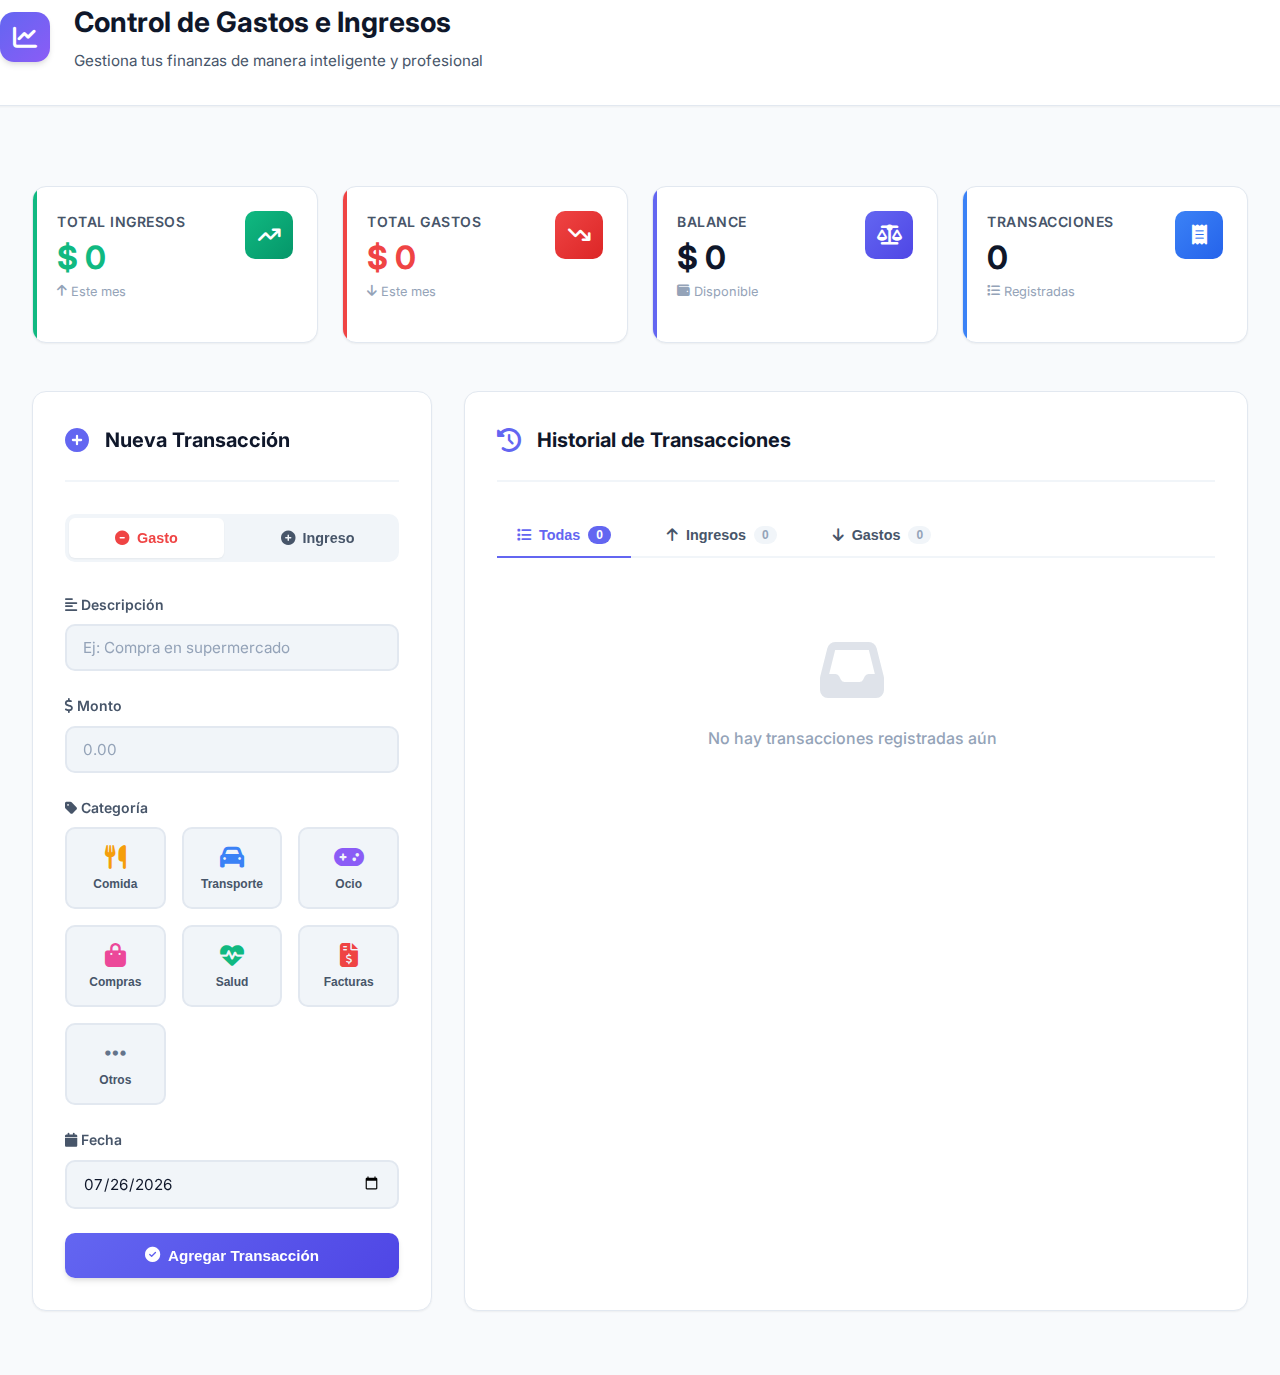
<file: control-gastos-demostracion/index.html>
<!DOCTYPE html>
<html lang="es">

<head>
    <meta charset="UTF-8">
    <meta name="viewport" content="width=device-width, initial-scale=1.0">
    <meta name="description"
        content="Aplicación profesional para el control y gestión de gastos e ingresos personales con estadísticas en tiempo real">
    <title>Control de Gastos e Ingresos - Gestiona tus Finanzas</title>

    <!-- Font Awesome -->
    <link rel="stylesheet" href="https://cdnjs.cloudflare.com/ajax/libs/font-awesome/6.4.0/css/all.min.css">

    <!-- Custom Styles -->
    <link rel="stylesheet" href="style.css">
</head>

<body>
    <!-- Header -->
    <header class="header">
        <div class="header-content">
            <div class="header-title">
                <div class="header-icon">
                    <i class="fas fa-chart-line"></i>
                </div>
                <div class="header-text">
                    <h1>Control de Gastos e Ingresos</h1>
                    <p>Gestiona tus finanzas de manera inteligente y profesional</p>
                </div>
            </div>
        </div>
    </header>

    <div class="container">
        <!-- Dashboard Stats -->
        <section class="dashboard">
            <div class="stat-card income">
                <div class="stat-header">
                    <div>
                        <div class="stat-label">Total Ingresos</div>
                        <div class="stat-value" id="total-income">$0</div>
                        <div class="stat-subtext">
                            <i class="fas fa-arrow-up"></i>
                            <span>Este mes</span>
                        </div>
                    </div>
                    <div class="stat-icon">
                        <i class="fas fa-arrow-trend-up"></i>
                    </div>
                </div>
            </div>

            <div class="stat-card expense">
                <div class="stat-header">
                    <div>
                        <div class="stat-label">Total Gastos</div>
                        <div class="stat-value" id="total-expense">$0</div>
                        <div class="stat-subtext">
                            <i class="fas fa-arrow-down"></i>
                            <span>Este mes</span>
                        </div>
                    </div>
                    <div class="stat-icon">
                        <i class="fas fa-arrow-trend-down"></i>
                    </div>
                </div>
            </div>

            <div class="stat-card balance">
                <div class="stat-header">
                    <div>
                        <div class="stat-label">Balance</div>
                        <div class="stat-value" id="balance">$0</div>
                        <div class="stat-subtext">
                            <i class="fas fa-wallet"></i>
                            <span>Disponible</span>
                        </div>
                    </div>
                    <div class="stat-icon">
                        <i class="fas fa-scale-balanced"></i>
                    </div>
                </div>
            </div>

            <div class="stat-card transactions">
                <div class="stat-header">
                    <div>
                        <div class="stat-label">Transacciones</div>
                        <div class="stat-value" id="total-transactions">0</div>
                        <div class="stat-subtext">
                            <i class="fas fa-list"></i>
                            <span>Registradas</span>
                        </div>
                    </div>
                    <div class="stat-icon">
                        <i class="fas fa-receipt"></i>
                    </div>
                </div>
            </div>
        </section>

        <!-- Main Content -->
        <div class="main-content">
            <!-- Add Transaction Form -->
            <section class="form-section">
                <div class="section-header">
                    <i class="fas fa-plus-circle"></i>
                    <h2>Nueva Transacción</h2>
                </div>

                <!-- Transaction Type Toggle -->
                <div class="transaction-type">
                    <button type="button" class="type-btn expense active" data-type="expense">
                        <i class="fas fa-minus-circle"></i>
                        Gasto
                    </button>
                    <button type="button" class="type-btn income" data-type="income">
                        <i class="fas fa-plus-circle"></i>
                        Ingreso
                    </button>
                </div>

                <form id="transaction-form">
                    <div class="form-group">
                        <label for="description">
                            <i class="fas fa-align-left"></i> Descripción
                        </label>
                        <input type="text" id="description" placeholder="Ej: Compra en supermercado" required
                            autocomplete="off">
                    </div>

                    <div class="form-group">
                        <label for="amount">
                            <i class="fas fa-dollar-sign"></i> Monto
                        </label>
                        <input type="number" id="amount" placeholder="0.00" step="0.01" min="0" required>
                    </div>

                    <div class="form-group">
                        <label>
                            <i class="fas fa-tag"></i> Categoría
                        </label>
                        <div class="category-grid" id="expense-categories">
                            <button type="button" class="category-btn" data-category="food">
                                <i class="fas fa-utensils"></i>
                                <span class="label">Comida</span>
                            </button>
                            <button type="button" class="category-btn" data-category="transport">
                                <i class="fas fa-car"></i>
                                <span class="label">Transporte</span>
                            </button>
                            <button type="button" class="category-btn" data-category="entertainment">
                                <i class="fas fa-gamepad"></i>
                                <span class="label">Ocio</span>
                            </button>
                            <button type="button" class="category-btn" data-category="shopping">
                                <i class="fas fa-shopping-bag"></i>
                                <span class="label">Compras</span>
                            </button>
                            <button type="button" class="category-btn" data-category="health">
                                <i class="fas fa-heartbeat"></i>
                                <span class="label">Salud</span>
                            </button>
                            <button type="button" class="category-btn" data-category="bills">
                                <i class="fas fa-file-invoice-dollar"></i>
                                <span class="label">Facturas</span>
                            </button>
                            <button type="button" class="category-btn" data-category="other">
                                <i class="fas fa-ellipsis-h"></i>
                                <span class="label">Otros</span>
                            </button>
                        </div>

                        <div class="category-grid" id="income-categories" style="display: none;">
                            <button type="button" class="category-btn" data-category="salary">
                                <i class="fas fa-briefcase"></i>
                                <span class="label">Salario</span>
                            </button>
                            <button type="button" class="category-btn" data-category="freelance">
                                <i class="fas fa-laptop-code"></i>
                                <span class="label">Freelance</span>
                            </button>
                            <button type="button" class="category-btn" data-category="investment">
                                <i class="fas fa-chart-line"></i>
                                <span class="label">Inversión</span>
                            </button>
                            <button type="button" class="category-btn" data-category="other">
                                <i class="fas fa-ellipsis-h"></i>
                                <span class="label">Otros</span>
                            </button>
                        </div>
                    </div>

                    <div class="form-group">
                        <label for="date">
                            <i class="fas fa-calendar"></i> Fecha
                        </label>
                        <input type="date" id="date" required>
                    </div>

                    <button type="submit" class="btn">
                        <i class="fas fa-check-circle"></i>
                        Agregar Transacción
                    </button>
                </form>
            </section>

            <!-- Transactions List -->
            <section class="transactions-section">
                <div class="section-header">
                    <i class="fas fa-history"></i>
                    <h2>Historial de Transacciones</h2>
                </div>

                <!-- Filter Tabs -->
                <div class="filter-tabs">
                    <button class="filter-tab active" data-filter="all">
                        <i class="fas fa-list"></i>
                        Todas
                        <span class="badge" id="badge-all">0</span>
                    </button>
                    <button class="filter-tab" data-filter="income">
                        <i class="fas fa-arrow-up"></i>
                        Ingresos
                        <span class="badge" id="badge-income">0</span>
                    </button>
                    <button class="filter-tab" data-filter="expense">
                        <i class="fas fa-arrow-down"></i>
                        Gastos
                        <span class="badge" id="badge-expense">0</span>
                    </button>
                </div>

                <div class="transactions-list" id="transactions-list">
                    <div class="empty-state">
                        <i class="fas fa-inbox"></i>
                        <p>No hay transacciones registradas aún</p>
                    </div>
                </div>
            </section>
        </div>
    </div>

    <script src="main.js"></script>
</body>

</html>
</file>
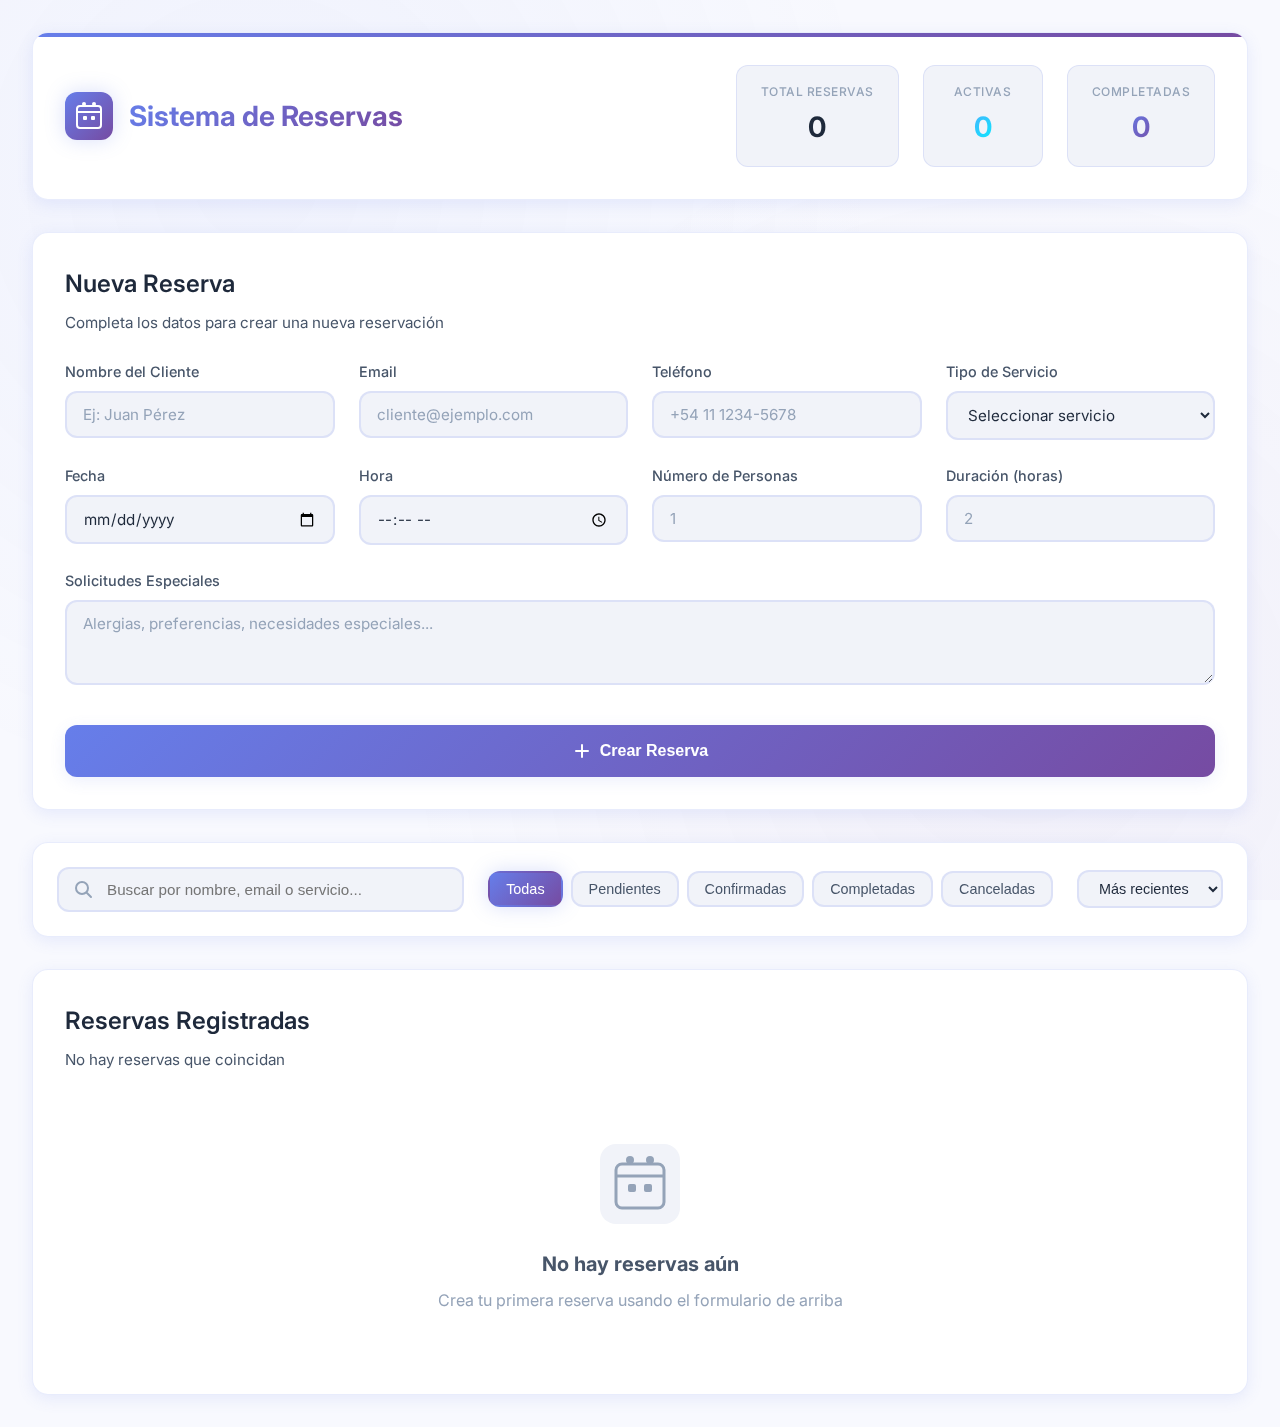
<file: sistema-reservas-demostracion/index.html>
<!DOCTYPE html>
<html lang="es">

<head>
    <meta charset="UTF-8">
    <meta name="viewport" content="width=device-width, initial-scale=1.0">
    <meta name="description"
        content="Sistema moderno de gestión de reservas con interfaz intuitiva y diseño premium para administrar reservaciones de manera eficiente">
    <title>Sistema de Reservas - Gestión Profesional</title>
    <link rel="stylesheet" href="styles.css">
    <link rel="preconnect" href="https://fonts.googleapis.com">
    <link rel="preconnect" href="https://fonts.gstatic.com" crossorigin>
    <link href="https://fonts.googleapis.com/css2?family=Inter:wght@300;400;500;600;700&display=swap" rel="stylesheet">
</head>

<body>
    <div class="app-container">
        <!-- Header -->
        <header class="header">
            <div class="header-content">
                <div class="logo-section">
                    <div class="logo-icon">
                        <svg width="32" height="32" viewBox="0 0 32 32" fill="none" xmlns="http://www.w3.org/2000/svg">
                            <rect x="4" y="6" width="24" height="22" rx="3" stroke="currentColor" stroke-width="2" />
                            <path d="M4 12H28" stroke="currentColor" stroke-width="2" />
                            <circle cx="11" cy="4" r="2" fill="currentColor" />
                            <circle cx="21" cy="4" r="2" fill="currentColor" />
                            <rect x="10" y="16" width="4" height="4" rx="1" fill="currentColor" />
                            <rect x="18" y="16" width="4" height="4" rx="1" fill="currentColor" />
                        </svg>
                    </div>
                    <h1>Sistema de Reservas</h1>
                </div>
                <div class="header-stats">
                    <div class="stat-card">
                        <span class="stat-label">Total Reservas</span>
                        <span class="stat-value" id="totalReservas">0</span>
                    </div>
                    <div class="stat-card">
                        <span class="stat-label">Activas</span>
                        <span class="stat-value stat-active" id="reservasActivas">0</span>
                    </div>
                    <div class="stat-card">
                        <span class="stat-label">Completadas</span>
                        <span class="stat-value stat-completed" id="reservasCompletadas">0</span>
                    </div>
                </div>
            </div>
        </header>

        <!-- Main Content -->
        <main class="main-content">
            <!-- Nueva Reserva Form -->
            <section class="reservation-form-section">
                <div class="section-header">
                    <h2>Nueva Reserva</h2>
                    <p class="section-subtitle">Completa los datos para crear una nueva reservación</p>
                </div>

                <form id="reservationForm" class="reservation-form">
                    <div class="form-grid">
                        <div class="form-group">
                            <label for="clientName">Nombre del Cliente</label>
                            <input type="text" id="clientName" placeholder="Ej: Juan Pérez" required>
                        </div>

                        <div class="form-group">
                            <label for="clientEmail">Email</label>
                            <input type="email" id="clientEmail" placeholder="cliente@ejemplo.com" required>
                        </div>

                        <div class="form-group">
                            <label for="clientPhone">Teléfono</label>
                            <input type="tel" id="clientPhone" placeholder="+54 11 1234-5678" required>
                        </div>

                        <div class="form-group">
                            <label for="serviceType">Tipo de Servicio</label>
                            <select id="serviceType" required>
                                <option value="">Seleccionar servicio</option>
                                <option value="restaurant">Restaurante</option>
                                <option value="hotel">Hotel</option>
                                <option value="spa">Spa & Wellness</option>
                                <option value="salon">Salón de Eventos</option>
                                <option value="tour">Tour Guiado</option>
                                <option value="consulta">Consulta Profesional</option>
                            </select>
                        </div>

                        <div class="form-group">
                            <label for="reservationDate">Fecha</label>
                            <input type="date" id="reservationDate" required>
                        </div>

                        <div class="form-group">
                            <label for="reservationTime">Hora</label>
                            <input type="time" id="reservationTime" required>
                        </div>

                        <div class="form-group">
                            <label for="numberOfPeople">Número de Personas</label>
                            <input type="number" id="numberOfPeople" min="1" max="50" placeholder="1" required>
                        </div>

                        <div class="form-group">
                            <label for="duration">Duración (horas)</label>
                            <input type="number" id="duration" min="0.5" max="24" step="0.5" placeholder="2" required>
                        </div>
                    </div>

                    <div class="form-group full-width">
                        <label for="specialRequests">Solicitudes Especiales</label>
                        <textarea id="specialRequests" rows="3"
                            placeholder="Alergias, preferencias, necesidades especiales..."></textarea>
                    </div>

                    <button type="submit" class="btn-primary">
                        <svg width="20" height="20" viewBox="0 0 20 20" fill="none" xmlns="http://www.w3.org/2000/svg">
                            <path d="M10 4V16M4 10H16" stroke="currentColor" stroke-width="2" stroke-linecap="round" />
                        </svg>
                        Crear Reserva
                    </button>
                </form>
            </section>

            <!-- Filtros y Búsqueda -->
            <section class="filters-section">
                <div class="filters-container">
                    <div class="search-box">
                        <svg width="20" height="20" viewBox="0 0 20 20" fill="none" xmlns="http://www.w3.org/2000/svg">
                            <circle cx="9" cy="9" r="6" stroke="currentColor" stroke-width="2" />
                            <path d="M14 14L18 18" stroke="currentColor" stroke-width="2" stroke-linecap="round" />
                        </svg>
                        <input type="text" id="searchInput" placeholder="Buscar por nombre, email o servicio...">
                    </div>

                    <div class="filter-buttons">
                        <button class="filter-btn active" data-filter="all">Todas</button>
                        <button class="filter-btn" data-filter="pending">Pendientes</button>
                        <button class="filter-btn" data-filter="confirmed">Confirmadas</button>
                        <button class="filter-btn" data-filter="completed">Completadas</button>
                        <button class="filter-btn" data-filter="cancelled">Canceladas</button>
                    </div>

                    <select id="sortSelect" class="sort-select">
                        <option value="date-desc">Más recientes</option>
                        <option value="date-asc">Más antiguas</option>
                        <option value="name-asc">Nombre A-Z</option>
                        <option value="name-desc">Nombre Z-A</option>
                    </select>
                </div>
            </section>

            <!-- Lista de Reservas -->
            <section class="reservations-section">
                <div class="section-header">
                    <h2>Reservas Registradas</h2>
                    <p class="section-subtitle" id="reservationCount">No hay reservas registradas</p>
                </div>

                <div id="reservationsList" class="reservations-list">
                    <!-- Las reservas se agregarán dinámicamente aquí -->
                    <div class="empty-state">
                        <div class="empty-icon">
                            <svg width="64" height="64" viewBox="0 0 64 64" fill="none"
                                xmlns="http://www.w3.org/2000/svg">
                                <rect x="8" y="12" width="48" height="44" rx="6" stroke="currentColor"
                                    stroke-width="3" />
                                <path d="M8 24H56" stroke="currentColor" stroke-width="3" />
                                <circle cx="22" cy="8" r="4" fill="currentColor" />
                                <circle cx="42" cy="8" r="4" fill="currentColor" />
                                <rect x="20" y="32" width="8" height="8" rx="2" fill="currentColor" />
                                <rect x="36" y="32" width="8" height="8" rx="2" fill="currentColor" />
                            </svg>
                        </div>
                        <h3>No hay reservas aún</h3>
                        <p>Crea tu primera reserva usando el formulario de arriba</p>
                    </div>
                </div>
            </section>
        </main>

        <!-- Toast Notification -->
        <div id="toast" class="toast">
            <div class="toast-icon"></div>
            <span class="toast-message"></span>
        </div>
    </div>

    <script src="app.js"></script>
</body>

</html>
</file>
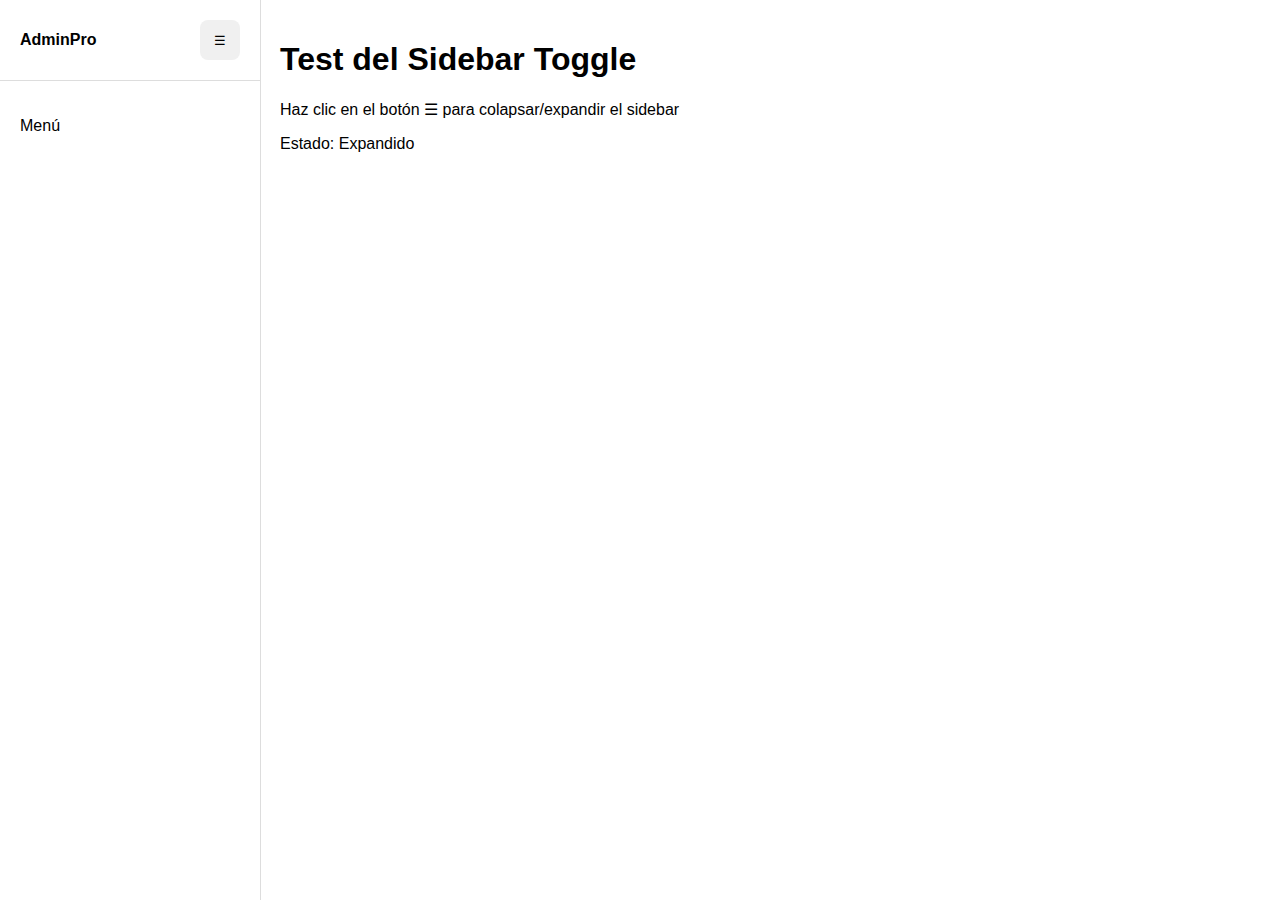
<file: dashboard-adm-demostracion/test-sidebar.html>
<!DOCTYPE html>
<html lang="es">

<head>
    <meta charset="UTF-8">
    <meta name="viewport" content="width=device-width, initial-scale=1.0">
    <title>Test Sidebar Toggle</title>
    <style>
        body {
            margin: 0;
            font-family: Arial, sans-serif;
        }

        .sidebar {
            width: 260px;
            height: 100vh;
            background: #fff;
            border-right: 1px solid #ddd;
            transition: width 0.3s;
            position: fixed;
            left: 0;
            top: 0;
        }

        .sidebar.collapsed {
            width: 80px;
        }

        .sidebar-header {
            padding: 20px;
            display: flex;
            justify-content: space-between;
            align-items: center;
            border-bottom: 1px solid #ddd;
        }

        .sidebar.collapsed .sidebar-header {
            justify-content: center;
        }

        .logo-text {
            font-weight: bold;
            transition: opacity 0.3s;
        }

        .sidebar.collapsed .logo-text {
            opacity: 0;
            width: 0;
            overflow: hidden;
        }

        .sidebar-toggle {
            background: #f0f0f0;
            border: none;
            width: 40px;
            height: 40px;
            border-radius: 8px;
            cursor: pointer;
            display: flex;
            align-items: center;
            justify-content: center;
        }

        .sidebar-toggle:hover {
            background: #e0e0e0;
        }

        .main-content {
            margin-left: 260px;
            padding: 20px;
            transition: margin-left 0.3s;
        }

        .sidebar.collapsed~.main-content {
            margin-left: 80px;
        }
    </style>
</head>

<body>
    <div class="sidebar" id="sidebar">
        <div class="sidebar-header">
            <span class="logo-text">AdminPro</span>
            <button class="sidebar-toggle" id="sidebarToggle">☰</button>
        </div>
        <div style="padding: 20px;">
            <p>Menú</p>
        </div>
    </div>

    <div class="main-content">
        <h1>Test del Sidebar Toggle</h1>
        <p>Haz clic en el botón ☰ para colapsar/expandir el sidebar</p>
        <p id="status">Estado: Expandido</p>
    </div>

    <script>
        const sidebar = document.getElementById('sidebar');
        const sidebarToggle = document.getElementById('sidebarToggle');
        const status = document.getElementById('status');

        sidebarToggle.addEventListener('click', () => {
            console.log('Click detectado!');
            sidebar.classList.toggle('collapsed');
            const isCollapsed = sidebar.classList.contains('collapsed');
            status.textContent = 'Estado: ' + (isCollapsed ? 'Colapsado' : 'Expandido');
            console.log('Sidebar colapsado:', isCollapsed);
        });

        console.log('Script cargado correctamente');
        console.log('Sidebar:', sidebar);
        console.log('Toggle button:', sidebarToggle);
    </script>
</body>

</html>
</file>
<file: control-gastos-demostracion/style.css>
@import url('https://fonts.googleapis.com/css2?family=Inter:wght@300;400;500;600;700;800&display=swap');

:root {
    /* Light Theme Color Palette */
    --primary: #6366f1;
    --primary-dark: #4f46e5;
    --primary-light: #818cf8;
    --secondary: #8b5cf6;
    --success: #10b981;
    --success-light: #d1fae5;
    --danger: #ef4444;
    --danger-light: #fee2e2;
    --warning: #f59e0b;
    --info: #3b82f6;

    /* Background Colors */
    --bg-primary: #f8fafc;
    --bg-secondary: #ffffff;
    --bg-tertiary: #f1f5f9;
    --bg-hover: #f8fafc;

    /* Text Colors */
    --text-primary: #0f172a;
    --text-secondary: #475569;
    --text-muted: #94a3b8;

    /* Border & Shadow */
    --border-color: #e2e8f0;
    --border-light: #f1f5f9;
    --shadow-sm: 0 1px 2px 0 rgba(0, 0, 0, 0.05);
    --shadow-md: 0 4px 6px -1px rgba(0, 0, 0, 0.1), 0 2px 4px -1px rgba(0, 0, 0, 0.06);
    --shadow-lg: 0 10px 15px -3px rgba(0, 0, 0, 0.1), 0 4px 6px -2px rgba(0, 0, 0, 0.05);
    --shadow-xl: 0 20px 25px -5px rgba(0, 0, 0, 0.1), 0 10px 10px -5px rgba(0, 0, 0, 0.04);

    /* Category Colors */
    --cat-food: #f59e0b;
    --cat-transport: #3b82f6;
    --cat-entertainment: #8b5cf6;
    --cat-shopping: #ec4899;
    --cat-health: #10b981;
    --cat-bills: #ef4444;
    --cat-salary: #059669;
    --cat-freelance: #6366f1;
    --cat-investment: #8b5cf6;
    --cat-other: #64748b;

    /* Spacing */
    --spacing-xs: 0.5rem;
    --spacing-sm: 1rem;
    --spacing-md: 1.5rem;
    --spacing-lg: 2rem;
    --spacing-xl: 3rem;

    /* Border Radius */
    --radius-sm: 6px;
    --radius-md: 10px;
    --radius-lg: 14px;
    --radius-xl: 20px;
    --radius-full: 9999px;

    /* Transitions */
    --transition-fast: 0.15s ease;
    --transition-normal: 0.25s ease;
    --transition-slow: 0.4s ease;
}

* {
    margin: 0;
    padding: 0;
    box-sizing: border-box;
}

body {
    font-family: 'Inter', -apple-system, BlinkMacSystemFont, 'Segoe UI', sans-serif;
    background: var(--bg-primary);
    color: var(--text-primary);
    line-height: 1.6;
    min-height: 100vh;
    overflow-x: hidden;
}

/* Container */
.container {
    max-width: 1400px;
    margin: 0 auto;
    padding: var(--spacing-lg);
}

/* Header */
.header {
    background: var(--bg-secondary);
    border-bottom: 1px solid var(--border-color);
    padding: var(--spacing-lg) 0;
    margin: calc(var(--spacing-lg) * -1) calc(var(--spacing-lg) * -1) var(--spacing-xl);
    box-shadow: var(--shadow-sm);
}

.header-content {
    max-width: 1400px;
    margin: 0 auto;
    padding: 0 var(--spacing-lg);
    display: flex;
    justify-content: space-between;
    align-items: center;
}

.header-title {
    display: flex;
    align-items: center;
    gap: var(--spacing-md);
}

.header-icon {
    width: 50px;
    height: 50px;
    background: linear-gradient(135deg, var(--primary) 0%, var(--secondary) 100%);
    border-radius: var(--radius-lg);
    display: flex;
    align-items: center;
    justify-content: center;
    color: white;
    font-size: 1.5rem;
    box-shadow: var(--shadow-md);
}

.header-text h1 {
    font-size: 1.75rem;
    font-weight: 700;
    color: var(--text-primary);
    margin-bottom: 0.25rem;
}

.header-text p {
    color: var(--text-secondary);
    font-size: 0.95rem;
}

/* Dashboard Grid */
.dashboard {
    display: grid;
    grid-template-columns: repeat(auto-fit, minmax(260px, 1fr));
    gap: var(--spacing-md);
    margin-bottom: var(--spacing-xl);
}

/* Stat Card */
.stat-card {
    background: var(--bg-secondary);
    border: 1px solid var(--border-color);
    border-radius: var(--radius-lg);
    padding: var(--spacing-md);
    transition: all var(--transition-normal);
    box-shadow: var(--shadow-sm);
    position: relative;
    overflow: hidden;
}

.stat-card::before {
    content: '';
    position: absolute;
    top: 0;
    left: 0;
    width: 4px;
    height: 100%;
    transition: width var(--transition-normal);
}

.stat-card.income::before {
    background: var(--success);
}

.stat-card.expense::before {
    background: var(--danger);
}

.stat-card.balance::before {
    background: var(--primary);
}

.stat-card.transactions::before {
    background: var(--info);
}

.stat-card:hover {
    transform: translateY(-4px);
    box-shadow: var(--shadow-lg);
    border-color: var(--primary-light);
}

.stat-card:hover::before {
    width: 100%;
    opacity: 0.05;
}

.stat-header {
    display: flex;
    justify-content: space-between;
    align-items: flex-start;
    margin-bottom: var(--spacing-sm);
}

.stat-icon {
    width: 48px;
    height: 48px;
    border-radius: var(--radius-md);
    display: flex;
    align-items: center;
    justify-content: center;
    font-size: 1.25rem;
    color: white;
}

.stat-card.income .stat-icon {
    background: linear-gradient(135deg, var(--success) 0%, #059669 100%);
}

.stat-card.expense .stat-icon {
    background: linear-gradient(135deg, var(--danger) 0%, #dc2626 100%);
}

.stat-card.balance .stat-icon {
    background: linear-gradient(135deg, var(--primary) 0%, var(--primary-dark) 100%);
}

.stat-card.transactions .stat-icon {
    background: linear-gradient(135deg, var(--info) 0%, #2563eb 100%);
}

.stat-label {
    color: var(--text-secondary);
    font-size: 0.875rem;
    font-weight: 600;
    text-transform: uppercase;
    letter-spacing: 0.5px;
    margin-bottom: 0.5rem;
}

.stat-value {
    font-size: 2rem;
    font-weight: 700;
    color: var(--text-primary);
    line-height: 1;
}

.stat-card.income .stat-value {
    color: var(--success);
}

.stat-card.expense .stat-value {
    color: var(--danger);
}

.stat-subtext {
    color: var(--text-muted);
    font-size: 0.8rem;
    margin-top: 0.5rem;
    display: flex;
    align-items: center;
    gap: 0.25rem;
}

/* Main Content Grid */
.main-content {
    display: grid;
    grid-template-columns: 400px 1fr;
    gap: var(--spacing-lg);
}

/* Form Section */
.form-section {
    background: var(--bg-secondary);
    border: 1px solid var(--border-color);
    border-radius: var(--radius-lg);
    padding: var(--spacing-lg);
    box-shadow: var(--shadow-sm);
    height: fit-content;
    position: sticky;
    top: var(--spacing-lg);
}

.section-header {
    display: flex;
    align-items: center;
    gap: var(--spacing-sm);
    margin-bottom: var(--spacing-lg);
    padding-bottom: var(--spacing-md);
    border-bottom: 2px solid var(--border-light);
}

.section-header i {
    font-size: 1.5rem;
    color: var(--primary);
}

.section-header h2 {
    font-size: 1.25rem;
    font-weight: 700;
    color: var(--text-primary);
}

/* Transaction Type Toggle */
.transaction-type {
    display: grid;
    grid-template-columns: 1fr 1fr;
    gap: var(--spacing-sm);
    margin-bottom: var(--spacing-lg);
    background: var(--bg-tertiary);
    padding: 4px;
    border-radius: var(--radius-md);
}

.type-btn {
    padding: 0.75rem;
    border: none;
    background: transparent;
    border-radius: var(--radius-sm);
    font-weight: 600;
    font-size: 0.9rem;
    cursor: pointer;
    transition: all var(--transition-normal);
    display: flex;
    align-items: center;
    justify-content: center;
    gap: 0.5rem;
    color: var(--text-secondary);
}

.type-btn:hover {
    background: var(--bg-hover);
}

.type-btn.active {
    background: var(--bg-secondary);
    color: var(--text-primary);
    box-shadow: var(--shadow-sm);
}

.type-btn.income.active {
    color: var(--success);
}

.type-btn.expense.active {
    color: var(--danger);
}

/* Form Groups */
.form-group {
    margin-bottom: var(--spacing-md);
}

.form-group label {
    display: block;
    color: var(--text-secondary);
    font-size: 0.875rem;
    font-weight: 600;
    margin-bottom: var(--spacing-xs);
}

.form-group input,
.form-group select {
    width: 100%;
    padding: 0.75rem 1rem;
    background: var(--bg-tertiary);
    border: 2px solid var(--border-color);
    border-radius: var(--radius-md);
    color: var(--text-primary);
    font-size: 0.95rem;
    font-family: inherit;
    transition: all var(--transition-normal);
    outline: none;
}

.form-group input:focus,
.form-group select:focus {
    border-color: var(--primary);
    background: var(--bg-secondary);
    box-shadow: 0 0 0 3px rgba(99, 102, 241, 0.1);
}

.form-group input::placeholder {
    color: var(--text-muted);
}

/* Category Grid */
.category-grid {
    display: grid;
    grid-template-columns: repeat(3, 1fr);
    gap: var(--spacing-sm);
}

.category-btn {
    background: var(--bg-tertiary);
    border: 2px solid var(--border-color);
    border-radius: var(--radius-md);
    padding: var(--spacing-sm);
    cursor: pointer;
    transition: all var(--transition-normal);
    display: flex;
    flex-direction: column;
    align-items: center;
    gap: 0.5rem;
    position: relative;
}

.category-btn:hover {
    transform: translateY(-2px);
    box-shadow: var(--shadow-md);
    border-color: var(--primary-light);
}

.category-btn.active {
    background: var(--bg-secondary);
    border-color: var(--primary);
    box-shadow: 0 0 0 3px rgba(99, 102, 241, 0.1);
}

.category-btn i {
    font-size: 1.5rem;
    transition: transform var(--transition-normal);
}

.category-btn:hover i {
    transform: scale(1.1);
}

.category-btn .label {
    font-size: 0.75rem;
    color: var(--text-secondary);
    font-weight: 600;
    text-transform: capitalize;
}

.category-btn.active .label {
    color: var(--text-primary);
}

/* Category Colors */
.category-btn[data-category="food"] i {
    color: var(--cat-food);
}

.category-btn[data-category="transport"] i {
    color: var(--cat-transport);
}

.category-btn[data-category="entertainment"] i {
    color: var(--cat-entertainment);
}

.category-btn[data-category="shopping"] i {
    color: var(--cat-shopping);
}

.category-btn[data-category="health"] i {
    color: var(--cat-health);
}

.category-btn[data-category="bills"] i {
    color: var(--cat-bills);
}

.category-btn[data-category="salary"] i {
    color: var(--cat-salary);
}

.category-btn[data-category="freelance"] i {
    color: var(--cat-freelance);
}

.category-btn[data-category="investment"] i {
    color: var(--cat-investment);
}

.category-btn[data-category="other"] i {
    color: var(--cat-other);
}

/* Button */
.btn {
    width: 100%;
    padding: 0.875rem 1.5rem;
    background: linear-gradient(135deg, var(--primary) 0%, var(--primary-dark) 100%);
    border: none;
    border-radius: var(--radius-md);
    color: white;
    font-size: 0.95rem;
    font-weight: 700;
    cursor: pointer;
    transition: all var(--transition-normal);
    box-shadow: var(--shadow-md);
    display: flex;
    align-items: center;
    justify-content: center;
    gap: 0.5rem;
}

.btn:hover {
    transform: translateY(-2px);
    box-shadow: var(--shadow-lg);
}

.btn:active {
    transform: translateY(0);
}

/* Transactions Section */
.transactions-section {
    background: var(--bg-secondary);
    border: 1px solid var(--border-color);
    border-radius: var(--radius-lg);
    padding: var(--spacing-lg);
    box-shadow: var(--shadow-sm);
}

/* Filter Tabs */
.filter-tabs {
    display: flex;
    gap: var(--spacing-sm);
    margin-bottom: var(--spacing-lg);
    border-bottom: 2px solid var(--border-light);
    padding-bottom: 0;
}

.filter-tab {
    padding: 0.75rem 1.25rem;
    background: transparent;
    border: none;
    border-bottom: 2px solid transparent;
    color: var(--text-secondary);
    font-weight: 600;
    font-size: 0.9rem;
    cursor: pointer;
    transition: all var(--transition-normal);
    margin-bottom: -2px;
    display: flex;
    align-items: center;
    gap: 0.5rem;
}

.filter-tab:hover {
    color: var(--text-primary);
}

.filter-tab.active {
    color: var(--primary);
    border-bottom-color: var(--primary);
}

.filter-tab .badge {
    background: var(--bg-tertiary);
    color: var(--text-muted);
    padding: 0.125rem 0.5rem;
    border-radius: var(--radius-full);
    font-size: 0.75rem;
    font-weight: 700;
}

.filter-tab.active .badge {
    background: var(--primary);
    color: white;
}

/* Transactions List */
.transactions-list {
    max-height: 600px;
    overflow-y: auto;
    padding-right: 0.5rem;
}

.transactions-list::-webkit-scrollbar {
    width: 6px;
}

.transactions-list::-webkit-scrollbar-track {
    background: var(--bg-tertiary);
    border-radius: var(--radius-full);
}

.transactions-list::-webkit-scrollbar-thumb {
    background: var(--border-color);
    border-radius: var(--radius-full);
}

.transactions-list::-webkit-scrollbar-thumb:hover {
    background: var(--text-muted);
}

/* Transaction Item */
.transaction-item {
    background: var(--bg-tertiary);
    border: 1px solid var(--border-color);
    border-radius: var(--radius-md);
    padding: var(--spacing-md);
    margin-bottom: var(--spacing-sm);
    display: flex;
    align-items: center;
    gap: var(--spacing-md);
    transition: all var(--transition-normal);
    position: relative;
}

.transaction-item::before {
    content: '';
    position: absolute;
    left: 0;
    top: 0;
    width: 4px;
    height: 100%;
    border-radius: var(--radius-md) 0 0 var(--radius-md);
}

.transaction-item.income::before {
    background: var(--success);
}

.transaction-item.expense::before {
    background: var(--danger);
}

.transaction-item:hover {
    transform: translateX(4px);
    box-shadow: var(--shadow-md);
    background: var(--bg-secondary);
}

.transaction-icon {
    width: 48px;
    height: 48px;
    border-radius: var(--radius-md);
    display: flex;
    align-items: center;
    justify-content: center;
    font-size: 1.25rem;
    color: white;
    flex-shrink: 0;
}

.transaction-item[data-category="food"] .transaction-icon {
    background: var(--cat-food);
}

.transaction-item[data-category="transport"] .transaction-icon {
    background: var(--cat-transport);
}

.transaction-item[data-category="entertainment"] .transaction-icon {
    background: var(--cat-entertainment);
}

.transaction-item[data-category="shopping"] .transaction-icon {
    background: var(--cat-shopping);
}

.transaction-item[data-category="health"] .transaction-icon {
    background: var(--cat-health);
}

.transaction-item[data-category="bills"] .transaction-icon {
    background: var(--cat-bills);
}

.transaction-item[data-category="salary"] .transaction-icon {
    background: var(--cat-salary);
}

.transaction-item[data-category="freelance"] .transaction-icon {
    background: var(--cat-freelance);
}

.transaction-item[data-category="investment"] .transaction-icon {
    background: var(--cat-investment);
}

.transaction-item[data-category="other"] .transaction-icon {
    background: var(--cat-other);
}

.transaction-details {
    flex: 1;
    min-width: 0;
}

.transaction-description {
    font-weight: 600;
    font-size: 0.95rem;
    margin-bottom: 0.25rem;
    color: var(--text-primary);
    white-space: nowrap;
    overflow: hidden;
    text-overflow: ellipsis;
}

.transaction-meta {
    display: flex;
    gap: var(--spacing-sm);
    font-size: 0.8rem;
    color: var(--text-muted);
    align-items: center;
}

.transaction-category {
    text-transform: capitalize;
    display: flex;
    align-items: center;
    gap: 0.25rem;
}

.transaction-amount {
    font-size: 1.125rem;
    font-weight: 700;
    margin-right: var(--spacing-sm);
    white-space: nowrap;
}

.transaction-item.income .transaction-amount {
    color: var(--success);
}

.transaction-item.expense .transaction-amount {
    color: var(--danger);
}

.transaction-delete {
    background: transparent;
    border: none;
    width: 36px;
    height: 36px;
    border-radius: var(--radius-sm);
    color: var(--text-muted);
    cursor: pointer;
    transition: all var(--transition-normal);
    display: flex;
    align-items: center;
    justify-content: center;
    font-size: 1rem;
    flex-shrink: 0;
}

.transaction-delete:hover {
    background: var(--danger-light);
    color: var(--danger);
    transform: scale(1.1);
}

/* Empty State */
.empty-state {
    text-align: center;
    padding: var(--spacing-xl) var(--spacing-lg);
    color: var(--text-muted);
}

.empty-state i {
    font-size: 4rem;
    margin-bottom: var(--spacing-md);
    opacity: 0.3;
    color: var(--text-muted);
}

.empty-state p {
    font-size: 1rem;
    font-weight: 500;
}

/* Responsive Design */
@media (max-width: 1024px) {
    .main-content {
        grid-template-columns: 1fr;
    }

    .form-section {
        position: static;
    }
}

@media (max-width: 768px) {
    .header-content {
        flex-direction: column;
        gap: var(--spacing-md);
        text-align: center;
    }

    .dashboard {
        grid-template-columns: 1fr;
    }

    .category-grid {
        grid-template-columns: repeat(2, 1fr);
    }

    .filter-tabs {
        overflow-x: auto;
        -webkit-overflow-scrolling: touch;
    }
}

@media (max-width: 480px) {
    .container {
        padding: var(--spacing-sm);
    }

    .header-text h1 {
        font-size: 1.5rem;
    }

    .stat-value {
        font-size: 1.5rem;
    }
}
</file>
<file: sistema-reservas-demostracion/styles.css>
:root {
    /* Color Palette - Premium Gradient Theme */
    --primary-gradient: linear-gradient(135deg, #667eea 0%, #764ba2 100%);
    --secondary-gradient: linear-gradient(135deg, #f093fb 0%, #f5576c 100%);
    --success-gradient: linear-gradient(135deg, #4facfe 0%, #00f2fe 100%);
    --warning-gradient: linear-gradient(135deg, #fa709a 0%, #fee140 100%);

    /* Solid Colors */
    --primary-color: #667eea;
    --primary-dark: #5568d3;
    --secondary-color: #764ba2;
    --accent-color: #f5576c;
    --success-color: #0ea5e9;
    --warning-color: #f59e0b;

    /* Neutral Colors - Light Theme */
    --bg-primary: #f8f9fe;
    --bg-secondary: #ffffff;
    --bg-tertiary: #f1f3f9;
    --bg-card: #ffffff;
    --bg-hover: #e8ebf5;

    /* Text Colors */
    --text-primary: #1e293b;
    --text-secondary: #475569;
    --text-muted: #94a3b8;
    --text-inverse: #ffffff;

    /* Border & Shadow */
    --border-color: rgba(102, 126, 234, 0.15);
    --border-focus: rgba(102, 126, 234, 0.4);
    --shadow-sm: 0 2px 8px rgba(102, 126, 234, 0.08);
    --shadow-md: 0 4px 16px rgba(102, 126, 234, 0.12);
    --shadow-lg: 0 8px 32px rgba(102, 126, 234, 0.16);
    --shadow-glow: 0 0 20px rgba(102, 126, 234, 0.25);

    /* Spacing */
    --spacing-xs: 0.5rem;
    --spacing-sm: 1rem;
    --spacing-md: 1.5rem;
    --spacing-lg: 2rem;
    --spacing-xl: 3rem;

    /* Border Radius */
    --radius-sm: 8px;
    --radius-md: 12px;
    --radius-lg: 16px;
    --radius-xl: 24px;

    /* Transitions */
    --transition-fast: 0.2s ease;
    --transition-normal: 0.3s ease;
    --transition-slow: 0.5s ease;
}

/* Reset & Base Styles */
* {
    margin: 0;
    padding: 0;
    box-sizing: border-box;
}

body {
    font-family: 'Inter', -apple-system, BlinkMacSystemFont, 'Segoe UI', sans-serif;
    background: var(--bg-primary);
    color: var(--text-primary);
    line-height: 1.6;
    min-height: 100vh;
    overflow-x: hidden;
}

/* Animated Background */
body::before {
    content: '';
    position: fixed;
    top: 0;
    left: 0;
    width: 100%;
    height: 100%;
    background:
        radial-gradient(circle at 20% 20%, rgba(102, 126, 234, 0.06) 0%, transparent 50%),
        radial-gradient(circle at 80% 80%, rgba(118, 75, 162, 0.06) 0%, transparent 50%);
    pointer-events: none;
    z-index: 0;
}

.app-container {
    position: relative;
    z-index: 1;
    max-width: 1400px;
    margin: 0 auto;
    padding: var(--spacing-lg);
}

/* Header */
.header {
    background: var(--bg-card);
    border-radius: var(--radius-lg);
    padding: var(--spacing-lg);
    margin-bottom: var(--spacing-lg);
    box-shadow: var(--shadow-md);
    border: 1px solid var(--border-color);
    position: relative;
    overflow: hidden;
}

.header::before {
    content: '';
    position: absolute;
    top: 0;
    left: 0;
    width: 100%;
    height: 4px;
    background: var(--primary-gradient);
}

.header-content {
    display: flex;
    justify-content: space-between;
    align-items: center;
    flex-wrap: wrap;
    gap: var(--spacing-md);
}

.logo-section {
    display: flex;
    align-items: center;
    gap: var(--spacing-sm);
}

.logo-icon {
    width: 48px;
    height: 48px;
    background: var(--primary-gradient);
    border-radius: var(--radius-md);
    display: flex;
    align-items: center;
    justify-content: center;
    color: white;
    box-shadow: var(--shadow-glow);
    animation: pulse 3s ease-in-out infinite;
}

@keyframes pulse {

    0%,
    100% {
        transform: scale(1);
    }

    50% {
        transform: scale(1.05);
    }
}

.logo-section h1 {
    font-size: 1.75rem;
    font-weight: 700;
    background: var(--primary-gradient);
    -webkit-background-clip: text;
    -webkit-text-fill-color: transparent;
    background-clip: text;
}

.header-stats {
    display: flex;
    gap: var(--spacing-md);
    flex-wrap: wrap;
}

.stat-card {
    background: var(--bg-tertiary);
    padding: var(--spacing-sm) var(--spacing-md);
    border-radius: var(--radius-md);
    display: flex;
    flex-direction: column;
    align-items: center;
    min-width: 120px;
    border: 1px solid var(--border-color);
    transition: all var(--transition-normal);
}

.stat-card:hover {
    transform: translateY(-2px);
    box-shadow: var(--shadow-md);
    border-color: var(--primary-color);
}

.stat-label {
    font-size: 0.75rem;
    color: var(--text-muted);
    text-transform: uppercase;
    letter-spacing: 0.5px;
    font-weight: 500;
}

.stat-value {
    font-size: 1.75rem;
    font-weight: 700;
    color: var(--text-primary);
    margin-top: 0.25rem;
}

.stat-active {
    background: var(--success-gradient);
    -webkit-background-clip: text;
    -webkit-text-fill-color: transparent;
    background-clip: text;
}

.stat-completed {
    background: var(--primary-gradient);
    -webkit-background-clip: text;
    -webkit-text-fill-color: transparent;
    background-clip: text;
}

/* Main Content */
.main-content {
    display: flex;
    flex-direction: column;
    gap: var(--spacing-lg);
}

/* Section Styles */
.section-header {
    margin-bottom: var(--spacing-md);
}

.section-header h2 {
    font-size: 1.5rem;
    font-weight: 600;
    margin-bottom: var(--spacing-xs);
}

.section-subtitle {
    color: var(--text-secondary);
    font-size: 0.95rem;
}

/* Reservation Form Section */
.reservation-form-section {
    background: var(--bg-card);
    border-radius: var(--radius-lg);
    padding: var(--spacing-lg);
    box-shadow: var(--shadow-md);
    border: 1px solid var(--border-color);
}

.reservation-form {
    display: flex;
    flex-direction: column;
    gap: var(--spacing-md);
}

.form-grid {
    display: grid;
    grid-template-columns: repeat(auto-fit, minmax(250px, 1fr));
    gap: var(--spacing-md);
}

.form-group {
    display: flex;
    flex-direction: column;
    gap: var(--spacing-xs);
}

.form-group.full-width {
    grid-column: 1 / -1;
}

.form-group label {
    font-size: 0.9rem;
    font-weight: 500;
    color: var(--text-secondary);
}

.form-group input,
.form-group select,
.form-group textarea {
    background: var(--bg-tertiary);
    border: 2px solid var(--border-color);
    border-radius: var(--radius-md);
    padding: 0.75rem 1rem;
    color: var(--text-primary);
    font-size: 0.95rem;
    font-family: inherit;
    transition: all var(--transition-normal);
}

.form-group input:focus,
.form-group select:focus,
.form-group textarea:focus {
    outline: none;
    border-color: var(--primary-color);
    box-shadow: 0 0 0 3px var(--border-focus);
    background: var(--bg-secondary);
}

.form-group input::placeholder,
.form-group textarea::placeholder {
    color: var(--text-muted);
}

.form-group textarea {
    resize: vertical;
    min-height: 80px;
}

/* Buttons */
.btn-primary {
    background: var(--primary-gradient);
    color: white;
    border: none;
    border-radius: var(--radius-md);
    padding: 1rem 2rem;
    font-size: 1rem;
    font-weight: 600;
    cursor: pointer;
    display: flex;
    align-items: center;
    justify-content: center;
    gap: var(--spacing-xs);
    transition: all var(--transition-normal);
    box-shadow: var(--shadow-md);
    margin-top: var(--spacing-sm);
}

.btn-primary:hover {
    transform: translateY(-2px);
    box-shadow: var(--shadow-lg), var(--shadow-glow);
}

.btn-primary:active {
    transform: translateY(0);
}

/* Filters Section */
.filters-section {
    background: var(--bg-card);
    border-radius: var(--radius-lg);
    padding: var(--spacing-md);
    box-shadow: var(--shadow-md);
    border: 1px solid var(--border-color);
}

.filters-container {
    display: flex;
    gap: var(--spacing-md);
    flex-wrap: wrap;
    align-items: center;
}

.search-box {
    flex: 1;
    min-width: 250px;
    position: relative;
    display: flex;
    align-items: center;
}

.search-box svg {
    position: absolute;
    left: 1rem;
    color: var(--text-muted);
    pointer-events: none;
}

.search-box input {
    width: 100%;
    background: var(--bg-tertiary);
    border: 2px solid var(--border-color);
    border-radius: var(--radius-md);
    padding: 0.75rem 1rem 0.75rem 3rem;
    color: var(--text-primary);
    font-size: 0.95rem;
    transition: all var(--transition-normal);
}

.search-box input:focus {
    outline: none;
    border-color: var(--primary-color);
    box-shadow: 0 0 0 3px var(--border-focus);
}

.filter-buttons {
    display: flex;
    gap: var(--spacing-xs);
    flex-wrap: wrap;
}

.filter-btn {
    background: var(--bg-tertiary);
    color: var(--text-secondary);
    border: 2px solid var(--border-color);
    border-radius: var(--radius-md);
    padding: 0.5rem 1rem;
    font-size: 0.9rem;
    font-weight: 500;
    cursor: pointer;
    transition: all var(--transition-normal);
}

.filter-btn:hover {
    background: var(--bg-hover);
    color: var(--text-primary);
}

.filter-btn.active {
    background: var(--primary-gradient);
    color: white;
    border-color: transparent;
    box-shadow: var(--shadow-glow);
}

.sort-select {
    background: var(--bg-tertiary);
    border: 2px solid var(--border-color);
    border-radius: var(--radius-md);
    padding: 0.5rem 1rem;
    color: var(--text-primary);
    font-size: 0.9rem;
    cursor: pointer;
    transition: all var(--transition-normal);
}

.sort-select:focus {
    outline: none;
    border-color: var(--primary-color);
}

/* Reservations Section */
.reservations-section {
    background: var(--bg-card);
    border-radius: var(--radius-lg);
    padding: var(--spacing-lg);
    box-shadow: var(--shadow-md);
    border: 1px solid var(--border-color);
}

.reservations-list {
    display: flex;
    flex-direction: column;
    gap: var(--spacing-md);
}

/* Empty State */
.empty-state {
    display: flex;
    flex-direction: column;
    align-items: center;
    justify-content: center;
    padding: var(--spacing-xl);
    text-align: center;
}

.empty-icon {
    width: 80px;
    height: 80px;
    background: var(--bg-tertiary);
    border-radius: var(--radius-lg);
    display: flex;
    align-items: center;
    justify-content: center;
    color: var(--text-muted);
    margin-bottom: var(--spacing-md);
}

.empty-state h3 {
    font-size: 1.25rem;
    margin-bottom: var(--spacing-xs);
    color: var(--text-secondary);
}

.empty-state p {
    color: var(--text-muted);
}

/* Reservation Card */
.reservation-card {
    background: var(--bg-tertiary);
    border: 2px solid var(--border-color);
    border-radius: var(--radius-lg);
    padding: var(--spacing-md);
    transition: all var(--transition-normal);
    animation: slideIn 0.3s ease;
}

@keyframes slideIn {
    from {
        opacity: 0;
        transform: translateY(20px);
    }

    to {
        opacity: 1;
        transform: translateY(0);
    }
}

.reservation-card:hover {
    border-color: var(--primary-color);
    box-shadow: var(--shadow-md);
    transform: translateY(-2px);
}

.reservation-header {
    display: flex;
    justify-content: space-between;
    align-items: flex-start;
    margin-bottom: var(--spacing-sm);
    gap: var(--spacing-sm);
}

.reservation-client {
    flex: 1;
}

.client-name {
    font-size: 1.1rem;
    font-weight: 600;
    margin-bottom: 0.25rem;
}

.client-contact {
    display: flex;
    flex-direction: column;
    gap: 0.25rem;
    font-size: 0.85rem;
    color: var(--text-secondary);
}

.status-badge {
    padding: 0.375rem 0.75rem;
    border-radius: var(--radius-sm);
    font-size: 0.75rem;
    font-weight: 600;
    text-transform: uppercase;
    letter-spacing: 0.5px;
    white-space: nowrap;
}

.status-pending {
    background: rgba(245, 158, 11, 0.15);
    color: #d97706;
    border: 1px solid rgba(245, 158, 11, 0.3);
}

.status-confirmed {
    background: rgba(14, 165, 233, 0.15);
    color: #0284c7;
    border: 1px solid rgba(14, 165, 233, 0.3);
}

.status-completed {
    background: rgba(102, 126, 234, 0.15);
    color: #5568d3;
    border: 1px solid rgba(102, 126, 234, 0.3);
}

.status-cancelled {
    background: rgba(245, 87, 108, 0.15);
    color: #dc2626;
    border: 1px solid rgba(245, 87, 108, 0.3);
}

.reservation-details {
    display: grid;
    grid-template-columns: repeat(auto-fit, minmax(200px, 1fr));
    gap: var(--spacing-sm);
    margin-bottom: var(--spacing-sm);
    padding: var(--spacing-sm);
    background: var(--bg-secondary);
    border-radius: var(--radius-md);
}

.detail-item {
    display: flex;
    align-items: center;
    gap: var(--spacing-xs);
    font-size: 0.9rem;
}

.detail-icon {
    width: 20px;
    height: 20px;
    color: var(--primary-color);
    flex-shrink: 0;
}

.detail-label {
    color: var(--text-muted);
    font-size: 0.85rem;
}

.detail-value {
    color: var(--text-primary);
    font-weight: 500;
}

.special-requests {
    padding: var(--spacing-sm);
    background: var(--bg-secondary);
    border-radius: var(--radius-md);
    border-left: 3px solid var(--primary-color);
    margin-bottom: var(--spacing-sm);
}

.special-requests-label {
    font-size: 0.85rem;
    color: var(--text-muted);
    margin-bottom: 0.25rem;
}

.special-requests-text {
    font-size: 0.9rem;
    color: var(--text-secondary);
}

.reservation-actions {
    display: flex;
    gap: var(--spacing-xs);
    flex-wrap: wrap;
}

.action-btn {
    padding: 0.5rem 1rem;
    border-radius: var(--radius-md);
    font-size: 0.85rem;
    font-weight: 500;
    cursor: pointer;
    border: none;
    transition: all var(--transition-normal);
    display: flex;
    align-items: center;
    gap: 0.375rem;
}

.btn-confirm {
    background: rgba(14, 165, 233, 0.15);
    color: #0284c7;
    border: 1px solid rgba(14, 165, 233, 0.3);
}

.btn-confirm:hover {
    background: rgba(14, 165, 233, 0.25);
    transform: translateY(-1px);
}

.btn-complete {
    background: rgba(102, 126, 234, 0.15);
    color: #5568d3;
    border: 1px solid rgba(102, 126, 234, 0.3);
}

.btn-complete:hover {
    background: rgba(102, 126, 234, 0.25);
    transform: translateY(-1px);
}

.btn-cancel {
    background: rgba(245, 87, 108, 0.15);
    color: #dc2626;
    border: 1px solid rgba(245, 87, 108, 0.3);
}

.btn-cancel:hover {
    background: rgba(245, 87, 108, 0.25);
    transform: translateY(-1px);
}

.btn-delete {
    background: var(--bg-tertiary);
    color: var(--text-muted);
    border: 1px solid var(--border-color);
}

.btn-delete:hover {
    background: rgba(245, 87, 108, 0.15);
    color: #dc2626;
    border-color: rgba(245, 87, 108, 0.3);
    transform: translateY(-1px);
}

/* Toast Notification */
.toast {
    position: fixed;
    bottom: 2rem;
    right: 2rem;
    background: var(--bg-card);
    color: var(--text-primary);
    padding: 1rem 1.5rem;
    border-radius: var(--radius-md);
    box-shadow: var(--shadow-lg);
    border: 1px solid var(--border-color);
    display: flex;
    align-items: center;
    gap: var(--spacing-sm);
    transform: translateX(400px);
    transition: transform var(--transition-normal);
    z-index: 1000;
    max-width: 400px;
}

.toast.show {
    transform: translateX(0);
}

.toast-icon {
    width: 24px;
    height: 24px;
    border-radius: 50%;
    flex-shrink: 0;
}

.toast.success .toast-icon {
    background: var(--success-gradient);
}

.toast.error .toast-icon {
    background: var(--secondary-gradient);
}

.toast.info .toast-icon {
    background: var(--primary-gradient);
}

.toast-message {
    font-size: 0.95rem;
}

/* Responsive Design */
@media (max-width: 768px) {
    .app-container {
        padding: var(--spacing-sm);
    }

    .header-content {
        flex-direction: column;
        align-items: stretch;
    }

    .header-stats {
        justify-content: space-between;
    }

    .stat-card {
        flex: 1;
        min-width: auto;
    }

    .form-grid {
        grid-template-columns: 1fr;
    }

    .filters-container {
        flex-direction: column;
        align-items: stretch;
    }

    .search-box {
        width: 100%;
    }

    .filter-buttons {
        justify-content: center;
    }

    .reservation-details {
        grid-template-columns: 1fr;
    }

    .toast {
        right: 1rem;
        left: 1rem;
        max-width: none;
    }
}

@media (max-width: 480px) {
    .logo-section h1 {
        font-size: 1.25rem;
    }

    .stat-value {
        font-size: 1.5rem;
    }

    .section-header h2 {
        font-size: 1.25rem;
    }
}
</file>
